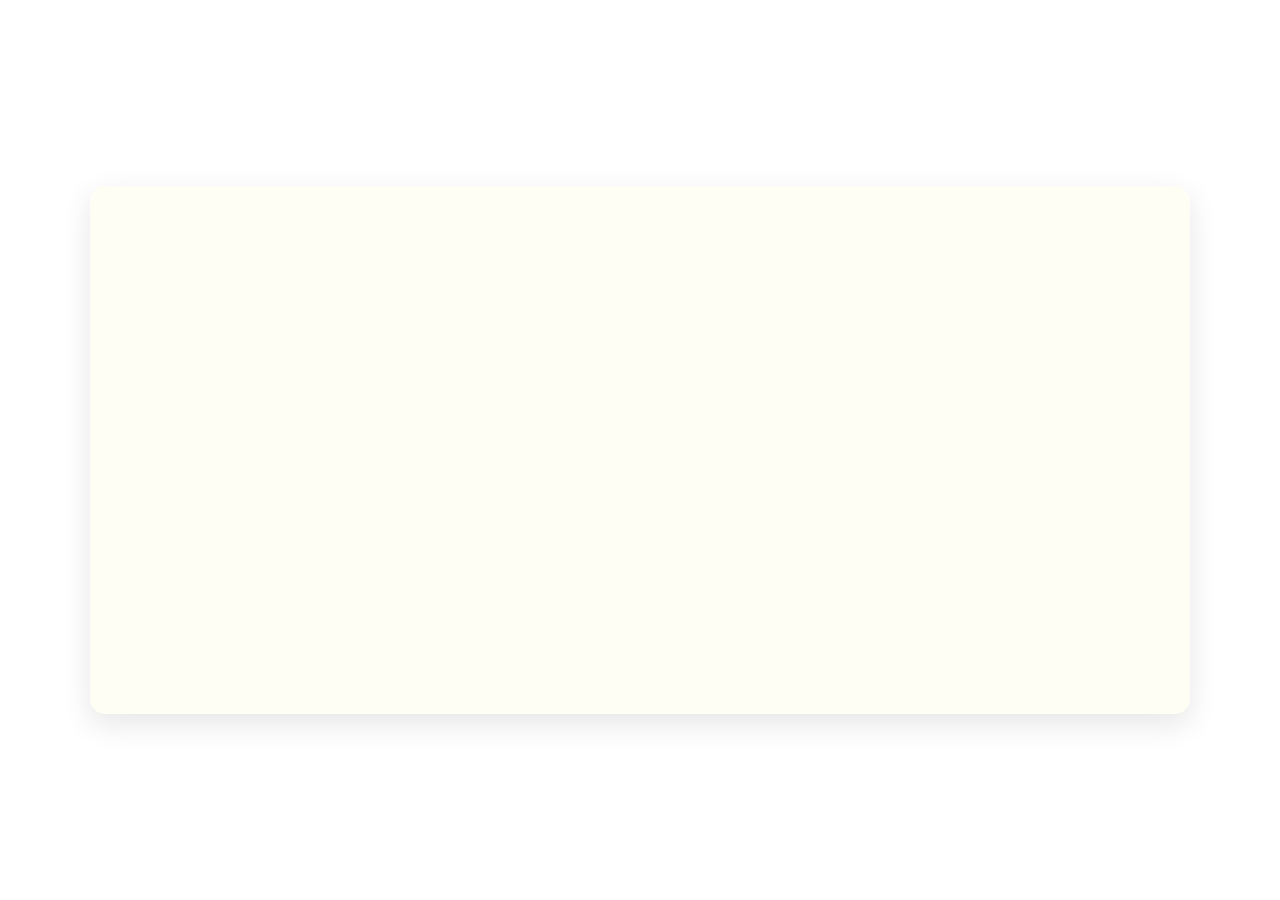
<file: contact.html>
<!DOCTYPE html>
<html lang="en">
<head>
<meta charset="UTF-8">
<meta name="viewport" content="width=device-width, initial-scale=1.0">
<title>Contact Me - Rahima Wali</title>
<link href="https://cdnjs.cloudflare.com/ajax/libs/font-awesome/6.4.0/css/all.min.css" rel="stylesheet">
<link href="https://fonts.googleapis.com/css2?family=Inter:wght@400;600;700&display=swap" rel="stylesheet">

<style>
:root {
  --dark-blue: #0c1733;
  --gold: #bba738;
  --ivory: #fffef5;
}

/* Reset & Body */
* {
  margin: 0;
  padding: 0;
  box-sizing: border-box;
}

body {
  font-family: 'Inter', sans-serif;
  background: var(--ivory);
  color: var(--dark-blue);
  min-height: 100vh;
  display: flex;
  justify-content: center;
  align-items: center;
}

/* Contact Section */
.contact-section {
  display: flex;
  flex-wrap: wrap;
  max-width: 1100px;
  width: 90%;
  background: var(--ivory);
  border-radius: 15px;
  box-shadow: 0 10px 30px rgba(0,0,0,0.1);
  overflow: hidden;
}

/* Left: Info + Social */
.contact-info {
  flex: 1 1 400px;
  padding: 50px 40px;
  display: flex;
  flex-direction: column;
  justify-content: center;
  opacity: 0;
  transform: translateY(-50px);
  animation: slideFromTop 1s forwards;
}

.contact-info h2 {
  font-size: 3rem;
  font-weight: 700;
  margin-bottom: 20px;
}

.contact-info h2 span {
  color: var(--gold);
}

.contact-info p {
  font-size: 1rem;
  line-height: 1.6;
  margin-bottom: 25px;
  color: #2a2a2a;
}

/* Social Buttons Rows */
.social-buttons-row {
  display: flex;
  gap: 15px;
  margin-top: 15px;
}

/* Advanced Button Style */
.btn_box {
  display: inline-flex;
  align-items: center;
  gap: 10px;
  padding: 16px 45px;
  font-size: 18px;
  font-weight: 600;
  text-decoration: none;
  color: #fff;
  border-radius: 50px;
  box-shadow: 0 15px 40px rgba(12,23,51,0.5);
  position: relative;
  overflow: hidden;

  opacity: 0;
  animation: SlideLeft 1s ease forwards;
  animation-delay: calc(0.2s * var(--i));
  transition: all 0.4s ease, transform 0.3s ease, box-shadow 0.4s ease;
}

/* Shine effect */
.btn_box::before {
  content: "";
  position: absolute;
  top: 0;
  left: -100%;
  width: 100%;
  height: 100%;
  background: linear-gradient(90deg, rgba(255,255,255,0.25), rgba(255,255,255,0));
  transform: skewX(-25deg);
  transition: all 0.5s ease;
}

.btn_box:hover::before {
  left: 100%;
}

/* Hover effect */
.btn_box:hover {
  transform: translateY(-3px);
  box-shadow: 0 20px 60px rgba(12,23,51,0.7),
              0 0 20px rgba(187,167,56,0.6);
  background: linear-gradient(135deg, var(--gold), #ffd966);
  color: var(--gold);
}

/* Icon inside button */
.btn_box i {
  font-size: 20px;
  transition: transform 0.3s ease;
}

.btn_box:hover i {
  transform: translateY(-2px);
}

/* Slide animation keyframes */
@keyframes SlideLeft {
  0% { opacity: 0; transform: translateY(50px); }
  100% { opacity: 1; transform: translateY(0); }
}

@keyframes slideFromTop {
  0% { opacity: 0; transform: translateY(-50px);}
  100% { opacity: 1; transform: translateY(0);}
}

@keyframes slideFromBottom {
  0% { opacity: 0; transform: translateY(50px);}
  100% { opacity: 1; transform: translateY(0);}
}

/* Right: Form */
.contact-form {
  flex: 1 1 400px;
  background: var(--dark-blue);
  padding: 50px 40px;
  display: flex;
  flex-direction: column;
  justify-content: center;
  color: var(--ivory);
  opacity: 0;
  transform: translateY(50px);
  animation: slideFromBottom 1s forwards;
  animation-delay: 0.5s;
}

.contact-form form {
  display: flex;
  flex-direction: column;
  gap: 20px;
}

.contact-form input, 
.contact-form textarea {
  padding: 15px;
  border-radius: 8px;
  border: 1px solid rgba(255,255,255,0.3);
  background: rgba(255,255,255,0.05);
  color: var(--ivory);
  font-size: 1rem;
  outline: none;
  transition: 0.3s;
}

.contact-form input:focus, 
.contact-form textarea:focus {
  border-color: var(--gold);
}

.contact-form textarea {
  min-height: 150px;
  resize: vertical;
}

.contact-form .btn-submit {
  padding: 15px;
  border-radius: 8px;
  border: none;
  background: var(--gold);
  color: var(--dark-blue);
  font-weight: 600;
  cursor: pointer;
  transition: 0.3s;
}

.contact-form .btn-submit:hover {
  background: #a8952f;
}

/* Responsive */
@media(max-width: 900px){
  .contact-section {
    flex-direction: column;
  }
  .social-buttons-row {
    flex-direction: row;
    justify-content: flex-start;
  }
}
</style>
<link rel="stylesheet" href="style.css">
</head>
<body>
  
  
<section class="contact-section">

  <!-- Left: Info + Social Buttons -->
  <div class="contact-info">
    <h2>Contact <span>Me</span></h2>
    <p>I am a passionate developer who loves creating clean, efficient, and professional projects. If you have a project or idea in mind, I am ready to collaborate and bring it to life with precision and expertise.</p>
    
    <!-- Social Buttons in two rows -->
    <div class="social-buttons-row">
      <a href="https://wa.me/93765478241" target="_blank" class="btn_box" style="--i:1; background:#0c1733;">
        <i class="fab fa-whatsapp"></i> WhatsApp
      </a>
      <a href="mailto:rahimawali832@gmail.com" target="_blank" class="btn_box" style="--i:2; background:#0c1733;">
        <i class="fas fa-envelope"></i> Email
      </a>
    </div>
    <div class="social-buttons-row">
      <a href="https://x.com/rahima96876" target="_blank" class="btn_box" style="--i:3; background:#0c1733;">
        <i class="fab fa-twitter"></i> Twitter
      </a>
      <a href="https://www.youtube.com/@Pixel_Nightmare1" target="_blank" class="btn_box" style="--i:4; background:#0c1733;">
        <i class="fab fa-youtube"></i> YouTube
      </a>
    </div>
  </div>

  <!-- Right: Contact Form -->
  <div class="contact-form">
    <form action="">
      <input type="text" placeholder="Your Name" required>
      <input type="email" placeholder="Your Email" required>
      <input type="text" placeholder="Subject">
      <textarea placeholder="Your Message"></textarea>
      <input type="submit" value="Send Message" class="btn-submit">
    </form>
  </div>

</section>

</body>
</html>
</file>
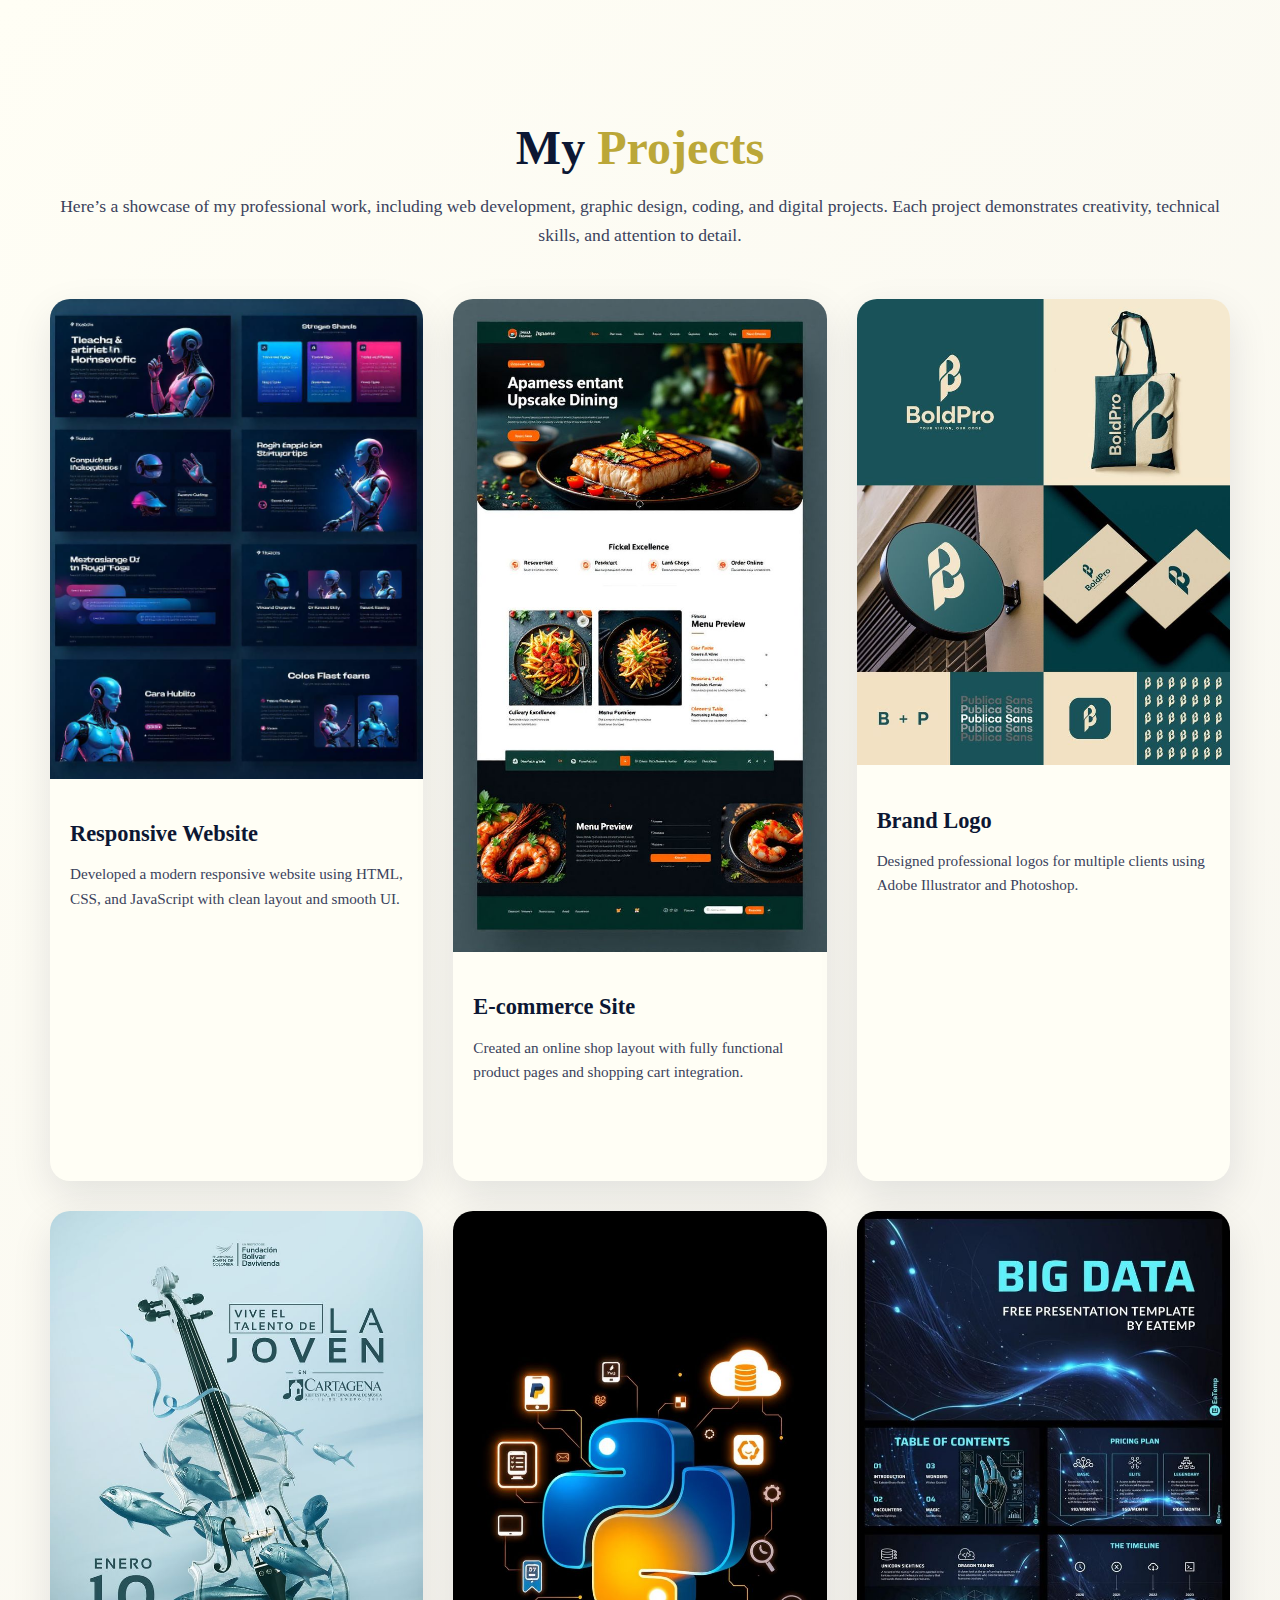
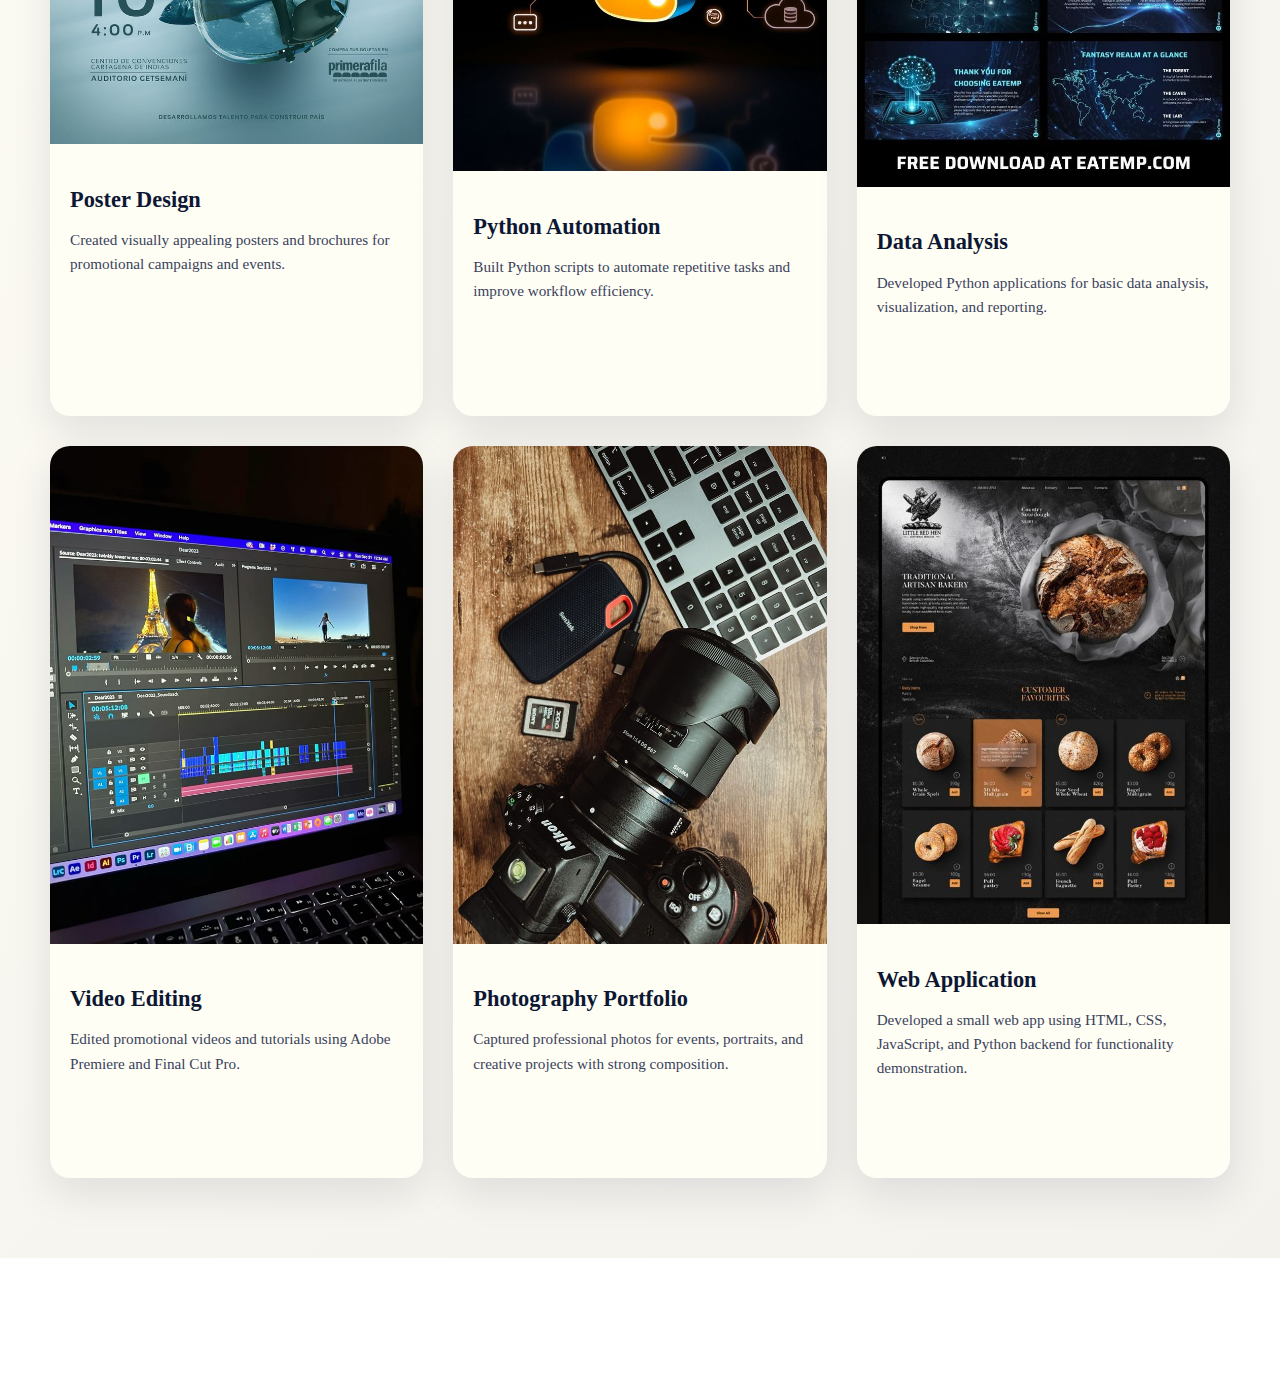
<file: projects.html>
<!DOCTYPE html>
<html lang="en">
<head>
<meta charset="UTF-8" />
<meta name="viewport" content="width=device-width, initial-scale=1.0"/>
<title>Projects - Rahima Wali</title>
<link rel="stylesheet" href="style.css">
<link href="https://unpkg.com/boxicons@2.1.4/css/boxicons.min.css" rel="stylesheet" />
<style>
:root {
  --dark-blue: #0c1733;
  --gold: #bba738;
  --ivory: #fffef5;
}

/* Projects Section */
.projects-section {
  padding: 80px 50px;
  background: linear-gradient(135deg, var(--ivory) 0%, #f4f2ed 100%);
}

.projects-container {
  max-width: 1200px;
  margin: auto;
  text-align: center;
}

.projects-container h2 {
  font-size: 3rem;
  color: var(--dark-blue);
  margin-bottom: 10px;
}

.projects-container h2 span {
  color: var(--gold);
}

.projects-container p {
  color: #3a425c;
  margin-bottom: 50px;
  font-size: 1.1rem;
  line-height: 1.6;
}

/* Grid Layout */
.projects-grid {
  display: grid;
  grid-template-columns: repeat(auto-fit, minmax(280px, 1fr));
  gap: 30px;
}

/* Project Card */
.project-card {
  background: var(--ivory);
  border-radius: 20px;
  overflow: hidden;
  box-shadow: 0 15px 40px rgba(12,23,51,0.1);
  transition: all 0.4s ease;
  position: relative;
}

.project-card img {
  width: 100%;
  height: auto;
  display: block;
  transition: transform 0.5s ease;
}

.project-card:hover img {
  transform: scale(1.05);
}

.project-info {
  padding: 20px;
  text-align: left;
}

.project-info h3 {
  font-size: 1.4rem;
  color: var(--dark-blue);
  margin-bottom: 10px;
}

.project-info p {
  font-size: 0.95rem;
  color: #3a425c;
  margin-bottom: 15px;
}

/* Buttons inside cards */
.btn_box {
  display: inline-flex;
  align-items: center;
  gap: 10px;
  padding: 12px 30px;
  font-size: 16px;
  font-weight: 600;
  text-decoration: none;
  color: #fff;
  border-radius: 50px;
  background: linear-gradient(135deg, var(--dark-blue));
  box-shadow: 0 15px 40px rgba(12,23,51,0.5);
  transition: all 0.4s ease, transform 0.3s ease, box-shadow 0.4s ease;
}



@media screen and (max-width: 950px){
  .projects-container p {
    font-size: 1rem;
  }
}
</style>
</head>
<body>

<section class="projects-section">
  <div class="projects-container">
    <h2>My <span>Projects</span></h2>
    <p>Here’s a showcase of my professional work, including web development, graphic design, coding, and digital projects. Each project demonstrates creativity, technical skills, and attention to detail.</p>

    <div class="projects-grid">
      <!-- Project 1 -->
      <div class="project-card">
        <img src="1.jpg" alt="Web Design Project 1">
        <div class="project-info">
          <h3>Responsive Website</h3>
          <p>Developed a modern responsive website using HTML, CSS, and JavaScript with clean layout and smooth UI.</p>
          <a href="#" class="btn_box">View Project</a>
        </div>
      </div>

      <!-- Project 2 -->
      <div class="project-card">
        <img src="second.jpg" alt="Web Design Project 2">
        <div class="project-info">
          <h3>E-commerce Site</h3>
          <p>Created an online shop layout with fully functional product pages and shopping cart integration.</p>
          <a href="#" class="btn_box">View Project</a>
        </div>
      </div>

      <!-- Project 3 -->
      <div class="project-card">
        <img src="third.jpg" alt="Graphic Design Project 1">
        <div class="project-info">
          <h3>Brand Logo</h3>
          <p>Designed professional logos for multiple clients using Adobe Illustrator and Photoshop.</p>
          <a href="#" class="btn_box">View Project</a>
        </div>
      </div>

      <!-- Project 4 -->
      <div class="project-card">
        <img src="fourth.jpg" alt="Graphic Design Project 2">
        <div class="project-info">
          <h3>Poster Design</h3>
          <p>Created visually appealing posters and brochures for promotional campaigns and events.</p>
          <a href="#" class="btn_box">View Project</a>
        </div>
      </div>

      <!-- Project 5 -->
      <div class="project-card">
        <img src="fifth.jpg" alt="Python Project 1">
        <div class="project-info">
          <h3>Python Automation</h3>
          <p>Built Python scripts to automate repetitive tasks and improve workflow efficiency.</p>
          <a href="#" class="btn_box">View Project</a>
        </div>
      </div>

      <!-- Project 6 -->
      <div class="project-card">
        <img src="data.jpg" alt="Python Project 2">
        <div class="project-info">
          <h3>Data Analysis</h3>
          <p>Developed Python applications for basic data analysis, visualization, and reporting.</p>
          <a href="#" class="btn_box">View Project</a>
        </div>
      </div>

      <!-- Project 7 -->
      <div class="project-card">
        <img src="sev.jpg" alt="Video Editing Project 1">
        <div class="project-info">
          <h3>Video Editing</h3>
          <p>Edited promotional videos and tutorials using Adobe Premiere and Final Cut Pro.</p>
          <a href="#" class="btn_box">View Project</a>
        </div>
      </div>

      <!-- Project 8 -->
      <div class="project-card">
        <img src="eig.jpg" alt="Photography Project">
        <div class="project-info">
          <h3>Photography Portfolio</h3>
          <p>Captured professional photos for events, portraits, and creative projects with strong composition.</p>
          <a href="#" class="btn_box">View Project</a>
        </div>
      </div>

      <!-- Project 9 -->
      <div class="project-card">
        <img src="ninth.jpg" alt="Web App Project">
        <div class="project-info">
          <h3>Web Application</h3>
          <p>Developed a small web app using HTML, CSS, JavaScript, and Python backend for functionality demonstration.</p>
          <a href="#" class="btn_box">View Project</a>
        </div>
      </div>

    </div>
  </div>
</section>

<!-- Back to main page -->
<div style="text-align:center; margin: 40px 0;">
  <a href="index.html" class="btn_box" style="--i:10;">Back to Main Page</a>
</div>

</body>
</html>
</file>
<file: style.css>
:root {
  --white:#fff;
  --gold: #e2b82b;
  --light-purple: #505887;
  --dark-purple: #020a29;
  --dark-blue:#2e2f6e;
  --dark-shadow: rgba(112, 139, 219, 0.9);
 
}

body{
  margin: 0;
  font-family: ;
  background-color: var(--white);
  color: var(--dark-purple);

 
}
.header{
  display: flex;
  justify-content: space-between;
  align-items: center;
  padding: 1rem 2rem ;
  background: transparent;
  z-index: 100;
  position: relative;
  top: 0;
  left: 0;
  
  
  background: var(--dark-purple);
padding:0px 110px;
height: 90px;
}


.logo{
 position: relative;
 font-size: 25px;
 color: var(--dark-purple);
 text-decoration: none;
 font-weight: 600;
 cursor: default;
 opacity:0 ;
 animation: SlideRight 1s ease forwards;
 color: var(--gold);
}
.menu-toggle{
  font-size: 1.8rem;
  background: none;
  border: none;
  color: var(--dark-purple);
  cursor: pointer;
  display: none;
}
.nav-link a {
  position: relative; /* needed for underline */
  text-decoration: none;
  color: var(--gold);
  font-weight: 800;
  font-size: 20px;
  opacity: 0;
  animation: SlideTop 3s ease forwards;
  animation-delay: calc(.2s * var(--i));
  transition: transform 0.3s ease, color 0.3s;
  padding: 5px 0;
}

/* Underline effect */
.nav-link a::after {
  content: "";
  position: absolute;
  left: 0;
  bottom: -5px; /* distance from text */
  width: 0%;
  height: 3px;
  background-color: var(--gold);
  border-radius: 2px;
  transition: width 0.35s ease;
}

/* Hover effect: color + scale + underline */
.nav-link a:hover {
  transform: scale(1.1);
  color: var(--gold);
}

.nav-link a:hover::after {
  width: 100%;
}

/* Nav container */
.nav-link {
  display: flex;
  gap: 2rem;
  list-style-type: none;
}

/* Mobile responsive */
@media (max-width: 768px) {
  .menu-toggle {
    display: block;
  }

  .nav-link {
    flex-direction: column;
    position: absolute;
    top: 100%;
    right: 0;
    width: 100%;
    display: none;
    padding: 1rem;
    background: var(--light-purple);
  }

  .nav-link.show {
    display: flex;
  }

  .nav-link a {
    padding: 0.7rem 1rem;
    border-top: 1px solid var(--gold);
  }
}


.container {
  display: flex;
  justify-content: space-between;
  align-items: center;
  width: 1200px;
  margin:  40px auto;
  padding: 40px 10px;
  gap: 0; /* no gap needed if exact 600+600 width */
  flex-wrap: nowrap; /* prevent wrapping */
  box-shadow: 0 0 20px --dark-shadow;
}

.left, .right {
  width: 600px; /* fixed width for both */
  display: flex;
  justify-content: center;
  align-items: center;
  box-sizing: border-box;
}

/* Image container */
.right .img {
  display: flex;
  justify-content: center;
  align-items: center;
  width: 100%;
}

/* Image styling */
.fixed-image {
  width: 350px;
  height: 350px;
  border-radius: 50%;
  object-fit: cover;
  box-shadow: 0 0 30px --dark-shadow;
  transition: transform 0.4s ease, box-shadow 0.4s ease;
}

.fixed-image:hover {
  transform: scale(1.1);
  box-shadow: 0 0 50px rgb(112, 116, 219);
}


:root {
  --gold: #d4af37; /* example gold value */
}



/* Left: Text */
.left .home-content {
  width: 600px;
  padding: 20px;
  font-size: 18px;
  text-align: justify;
}

.home-content h3:nth-of-type(2){
  margin-bottom: 30px;
  animation: SlideTop 1s ease forwards;
  animation-delay: .7s;
}
.home-content h3 {
  font-size: 32px;
  font-weight: 700;
  margin-bottom: 10px;
  opacity: 0;
  animation: SlideBottom 1s ease forwards;
  animation-delay: .7s;
}

.home-content h1 {
  font-size: 56px;
  font-weight: 700;
  margin: -3px 0 10px;
  opacity:0 ;
  animation: SlideRight 1s ease forwards;
  animation-delay: 1s;
}

.home-content p {
  font-size: 20px;
  line-height: 1.6;
  opacity: 0;
  animation: SlideLeft 1s ease forwards; 
  animation-delay: 1s;
}

.home-sci {
  margin-top: 20px;
}

.home-sci a {
  display: inline-flex;
  justify-content: center;
  align-items: center;
  width: 40px;
  height: 40px;
  background: transparent;
  border: 2px solid var(--gold);
  border-radius: 50%;
  font-size: 20px;
  color: #2a3359;
  text-decoration: none;
  margin: 10px 15px 10px 0;
  transition: .5 ease ;
  opacity: 0;
  animation: SlideLeft 1s ease forwards; 
  animation-delay: calc(.2s *var(--i));

}

.home-sci a:hover {
  background-color: #2e2f6e;
  color: black;
  box-shadow: 0 0 20px #2e2f6e;
}




/* Responsive Fix */
@media (max-width: 768px) {
  .left, .right {
    flex: 1 1 100%;
    text-align: center;
  }

  .home-content {
    padding: 10px;
  }

  .fixed-image {
    width: 250px;
    height: 250px;
  }
}
/* Buttons Advanced Style (matching icon animation) */
.btn_box, .btn-cv-advanced {
  display: inline-flex;
  align-items: center;
  gap: 10px;
  margin-top: 20px;
  padding: 16px 45px;
  font-size: 18px;
  font-weight: 600;
  text-decoration: none;
  color: #fff;
  border-radius: 50px;
  background: linear-gradient(135deg, var(--dark-blue), var(--dark-purple));
  box-shadow: 0 15px 40px rgba(46,47,110,0.5);
  position: relative;
  overflow: hidden;

  /* Animate like social icons */
  opacity: 0;
  animation: SlideLeft 1s ease forwards;        /* same as social icons */
  animation-delay: calc(0.2s * var(--i));      /* staggered delay like icons */
  transition: all 0.4s ease, transform 0.3s ease, box-shadow 0.4s ease;
}

/* Shine effect */
.btn_box::before, .btn-cv-advanced::before {
  content: "";
  position: absolute;
  top: 0;
  left: -100%;
  width: 100%;
  height: 100%;
  background: linear-gradient(90deg, rgba(255,255,255,0.25), rgba(255,255,255,0));
  transform: skewX(-25deg);
  transition: all 0.5s ease;
}

.btn_box:hover::before,
.btn-cv-advanced:hover::before {
  left: 100%;
}

/* Hover effect */
.btn_box:hover,
.btn-cv-advanced:hover {
  transform: translateY(-3px);
  box-shadow: 0 20px 60px rgba(46,47,110,0.7),
              0 0 20px rgba(212,175,55,0.6);
  background: linear-gradient(135deg, var(--gold), #ffd966);
  color: var(--dark-blue);
}

/* Icon inside button */
.btn_box i,
.btn-cv-advanced i {
  font-size: 20px;
  transition: transform 0.3s ease;
}

.btn_box:hover i,
.btn-cv-advanced:hover i {
  transform: translateY(-2px);
}


.home-content h3 span{
  color: var(--gold);
}
.home-content h3:nth-of-type(2){
  margin-bottom: 30px;
  margin-top: 0;
}


.about{

}
@keyframes SlideRight {
  0% {
    transform: translateX(-100px);
    opacity: 0;
  }
  100% {
    transform: translateX(0);
    opacity: 1;
  }
}
@keyframes SlideTop {
  0% {
    transform: translateY(100px);
    opacity: 0;
  }
  100% {
    transform: translateY(0px);
    opacity: 1;
  }
}
@keyframes SlideBottom {
  0% {
    transform: translateY(-100px);
    opacity: 0;
  }
  100% {
    transform: translateY(0);
    opacity: 1;
  }
}
@keyframes SlideLeft{
  0% {
    transform: translateY(100px);
    opacity: 0;
  }
  100% {
    transform: translateY(0);
    opacity: 1;
  }
}



.about-text h2{
  font-size: 60px;
}
.about-text span{
  color: var(--gold);
}
 
.about {
  display: flex;
  align-items: center;   /* Vertically centers the content */
  gap: 40px;             /* Space between image and text */
  margin: 0 auto;        /* Center container horizontally */
  padding: 90px;
    display: grid;
  grid-template-columns: repeat(2, 1fr);
  align-items: center;
  gap: 1rem;
  width: 1000px;
  margin-top: 30px;
  margin-bottom: 30px;
  box-shadow: 0 0 30px --dark-shadow,
  0 0 30px rgba(48, 51, 128, 0.8),0 0 30px rgba(48, 56, 128, 0.8);

}



.img-about img {
  width: 350px;
  height: 350px;
  border-radius: 50%;    /* Makes the image perfectly round */
  object-fit: cover;
  box-shadow: 0 0 30px rgba(48, 56, 128, 0.8),
  0 0 30px rgba(48, 52, 128, 0.8),0 0 30px rgba(48, 52, 128, 0.8);
  transition: transform 0.4s ease, box-shadow 0.4s ease;
}

.text-about {
  flex: 1;               /* Makes text take remaining space */
  font-family: Arial, sans-serif;
  color: #333;
}
.about-text h4{
  font-size: 29px;
  font-weight: 600;
  line-height: 1.7;
  color: var(--dark-purple);
  margin: 15px 0 30px;

}

.about-text p{
  font-size: 20px;
  color: var(--dark-purple);
  justify-content: center;
  text-align: justify;

}
/* Container */
.container1 {
  width: 90%;
  max-width: 1200px;
  margin: 0 auto;
  padding: 40px 0;
}

/* Section Title */
.sub_title {
  text-align: center;
  font-size: 36px;
  font-weight: 700;
  margin-bottom: 50px;
  color: var(--dark-blue); /* Title in dark blue */
}

.sub_title span {
  color: var(--gold); /* Gold accent */
}

/* Services Grid */
.services-list {
  display: grid;
  grid-template-columns: repeat(auto-fit, minmax(280px, 1fr));
  gap: 30px;
}

/* Service Box */
.service-item {
  background: var(--white);
  border: 2px solid var(--gold);
  padding: 25px;
  border-radius: 15px;
  text-align: center;
  transition: transform 0.4s ease, box-shadow 0.4s ease;
  position: relative;
  overflow: hidden;
}

.service-item i {
  font-size: 50px;
  margin-bottom: 20px;
  transition: color 0.3s ease;
  color: var(--dark-blue); /* Icon in dark blue */
}

.service-item h2 {
  font-size: 24px;
  font-weight: 700;
  margin-bottom: 15px;
  color: var(--dark-blue); /* Title in dark blue */
}

.service-item p {
  font-size: 16px;
  line-height: 1.6;
  margin-bottom: 20px;
  color: var(--light-purple); /* Subtle text */
}

.service-item .read {
  text-decoration: none;
  font-weight: 600;
  color: var(--dark-blue); /* Button text in blue */
  border: 2px solid var(--gold);
  padding: 10px 20px;
  border-radius: 30px;
  transition: all 0.4s ease;
}

.service-item:hover {
  transform: translateY(-6px); /* soft lift only */
  border-color: var(--gold);   /* elegant gold focus */
}


.service-item:hover i {
  color: var(--gold); /* Icon turns gold on hover */
}

.service-item:hover .read {
  background: var(--gold); /* Button turns gold */
  color: var(--white);      /* Text white */
  border-color: var(--gold);
}

/* Buttons like CV button */
.service-item .read {
  display: inline-flex;
  align-items: center;
  gap: 10px; /* optional icon space */
  padding: 16px 45px;
  font-size: 18px;
  font-weight: 600;
  text-decoration: none;
  color: var(--white);
  border-radius: 50px;
  background: linear-gradient(135deg, var(--dark-blue), var(--dark-purple));
  transition: all 0.4s ease, transform 0.3s ease;
  border: none;
}

/* Hover: only color/gradient change, no shadow */
.service-item .read:hover {
  background: linear-gradient(135deg, var(--gold), #ffd966);
  color: var(--dark-blue);
  transform: translateY(-2px); /* subtle lift */
}
.section {
  padding: 80px 0;
  background: #f9fafc;
}

.sub_title {
  text-align: center;
  font-size: 42px;
  font-weight: 700;
  margin-bottom: 60px;
  color: var(--dark-blue);
}

.sub_title span {
  color: var(--gold);
}

.container2 {
  max-width: 1100px;
  margin: auto;
  padding: 0 20px;
}

.heading1 {
  font-size: 28px;
  margin-bottom: 40px;
  color: var(--dark-blue);
  border-left: 5px solid var(--gold);
  padding-left: 15px;
}

.Technical-bars {
  display: grid;
  grid-template-columns: repeat(auto-fit, minmax(300px, 1fr));
  gap: 30px;
}

.bar {
  background: var(--white);
  padding: 25px 25px 30px;
  border-radius: 14px;
  border: 1px solid rgba(46, 47, 110, 0.15);
  transition: transform 0.3s ease, border-color 0.3s ease;
}

.bar:hover {
  transform: translateY(-6px);
  border-color: var(--gold);
}

.bar i {
  font-size: 34px;
  margin-bottom: 10px;
  color: var(--dark-blue);
}

.bar .info span {
  font-size: 18px;
  font-weight: 600;
  color: var(--dark-blue);
}
.progress-lines {
  position: relative;
  width: 100%;
  height: 10px;
  background: #e6e8f0;
  border-radius: 10px;
  margin-top: 18px;
  overflow: visible; /* 🔥 THIS FIXES IT */
}

@keyframes skillLoad {
  from { width: 0; }
  to { width: inherit; }
}

/* progress bar fill */
.progress-lines span:first-child {
  display: block;
  height: 100%;
  width: 0;
  background: linear-gradient(90deg, var(--dark-blue), var(--gold));
  border-radius: 10px;
  animation: skillLoad 1.5s ease forwards;
}

/* percentage text */
.progress-lines .percent {
  position: absolute;
  right: 0;
  top: -26px;
  font-size: 14px;
  font-weight: 600;
  color: var(--dark-blue);
}


.html { width: 95%; }
.css { width: 92%; }
.js { width: 85%; }
.python { width: 80%; }
.backend { width: 75%; }
.database { width: 70%; }
.Photoshop { width: 90%; }
.Illustrator { width: 85%; }
.video { width: 20%; }

@keyframes skillLoad {
  from { width: 0; }
  to { width: 90%; }
}


.heading1 {
  text-align: center;
  font-size: 36px;
  font-weight: 700;
  margin-bottom: 50px;
  color: var(--dark-blue);
}

.heading1 span {
  color: var(--gold);
}
.section1 {
  padding: 80px 0;
  background: #f9fafc;
}

.radial-wrapper {
  display: grid;
  grid-template-columns: repeat(auto-fit, minmax(220px, 1fr));
  gap: 40px;
  justify-items: center;
}

/* Card */
.radial-bar {
  position: relative;
  width: 240px;
  height: 280px;
  background: var(--white);
  border-radius: 18px;
  padding: 25px 10px 30px;
  border: 1px solid rgba(46, 47, 110, 0.15);
  transition: transform 0.3s ease, border-color 0.3s ease;
}

.radial-bar:hover {
  transform: translateY(-6px);
  border-color: var(--gold);
}

/* SVG */
.radial-bar svg {
  width: 180px;
  height: 180px;
  display: block;
  margin: auto;
  transform: rotate(-90deg);
}

/* Background circle */
.progress-bar {
  fill: none;
  stroke: #e6e8f0;
  stroke-width: 12;
}

/* Active progress */
.path {
  fill: none;
  stroke: var(--dark-blue);
  stroke-width: 12;
  stroke-linecap: round;
  stroke-dasharray: 502;
  stroke-dashoffset: 502;
  animation: radialFill 1.6s ease forwards;
}

/* Percentage text */
.radial-bar .percentage {
  position: absolute;
  top: 118px;
  left: 50%;
  transform: translateX(-50%);
  font-size: 24px;
  font-weight: 700;
  color: var(--dark-blue);
}

/* Label */
.radial-bar .text {
  margin-top: 18px;
  font-size: 18px;
  font-weight: 600;
  color: var(--dark-blue);
  text-align: center;
}

.path.english { stroke-dashoffset: 25; }   /* 95% */
.path.turkish { stroke-dashoffset: 151; }  /* 70% */
.path.dari    { stroke-dashoffset: 0; }    /* 100% */
.path.pashto  { stroke-dashoffset: 50; }   /* 90% */

/* Animation */
@keyframes radialFill {
  from {
    stroke-dashoffset: 502;
  }
}
.site-footer {
  background: #0c1733;
  color: #fffef5;
  padding: 70px 20px 30px;
}

.footer-container {
  max-width: 1100px;
  margin: auto;
  display: grid;
  grid-template-columns: repeat(auto-fit, minmax(220px, 1fr));
  gap: 50px;
}

.footer-brand h3 {
  font-size: 1.6rem;
  color: #bba738;
  margin-bottom: 10px;
}

.footer-brand p {
  font-size: 0.95rem;
  line-height: 1.6;
  opacity: 0.9;
}

.site-footer h4 {
  font-size: 1.05rem;
  margin-bottom: 15px;
  color: #fffef5;
}

.footer-links ul {
  list-style: none;
  padding: 0;
}

.footer-links li {
  margin-bottom: 10px;
}

.footer-links a {
  color: #fffef5;
  text-decoration: none;
  opacity: 0.85;
  transition: color 0.3s ease;
}

.footer-links a:hover {
  color: #bba738;
}

.footer-extra a {
  color: #bba738;
  text-decoration: none;
}

.back-top {
  margin-top: 18px;
  background: transparent;
  border: 1px solid #bba738;
  color: #bba738;
  padding: 10px 18px;
  border-radius: 30px;
  cursor: pointer;
  font-size: 0.9rem;
  transition: all 0.3s ease;
}

.back-top:hover {
  background: #bba738;
  color: #0c1733;
}

.footer-bottom {
  text-align: center;
  margin-top: 50px;
  padding-top: 20px;
  border-top: 1px solid rgba(255,255,255,0.15);
  font-size: 0.85rem;
  opacity: 0.85;
}
:root {
  --dark-blue: #0c1733;
  --gold: #bba738;
  --ivory: #fffef5;
}

.skills-area {
  background: var(--ivory);
  padding: 100px 20px;
  max-width: 1200px;
  margin: auto;
}

.skills-area h2 {
  text-align: center;
  color: var(--dark-blue);
  font-size: 2.4rem;
  margin-bottom: 70px;
  letter-spacing: 1px;
}

.skills-grid {
  display: grid;
  grid-template-columns: repeat(auto-fit, minmax(260px, 1fr));
  gap: 35px;
}

.skill-card {
  background: #ffffff;
  border-radius: 18px;
  padding: 35px 30px;
  box-shadow: 0 18px 40px rgba(12, 23, 51, 0.08);
  transition: all 0.35s ease;
  position: relative;
  overflow: hidden;
}

.skill-card::before {
  content: "";
  position: absolute;
  top: 0;
  left: 0;
  width: 100%;
  height: 5px;
  background: var(--gold);
}

.skill-card:hover {
  transform: translateY(-8px);
  box-shadow: 0 25px 60px rgba(12, 23, 51, 0.15);
}

.skill-card h3 {
  color: var(--dark-blue);
  font-size: 1.4rem;
  margin-bottom: 12px;
}

.skill-card p {
  color: #3a425c;
  font-size: 0.95rem;
  line-height: 1.6;
}
.side-top-btn {
  position: fixed;
  left: 25px;
  bottom: 50%;
  transform: translateY(50%);

  width: 52px;
  height: 52px;
  border-radius: 14px;

  background: #0c1733;
  color: #bba738;

  border: 1px solid rgba(187, 167, 56, 0.6);
  font-size: 1.6rem;
  font-weight: 600;

  cursor: pointer;
  z-index: 1000;

  display: flex;
  align-items: center;
  justify-content: center;

  box-shadow: 0 12px 30px rgba(0, 0, 0, 0.25);

  opacity: 0;
  pointer-events: none;
  transition: all 0.35s ease;
}

.side-top-btn:hover {
  background: #bba738;
  color: #0c1733;
  transform: translateY(50%) scale(1.08);
}
</file>
